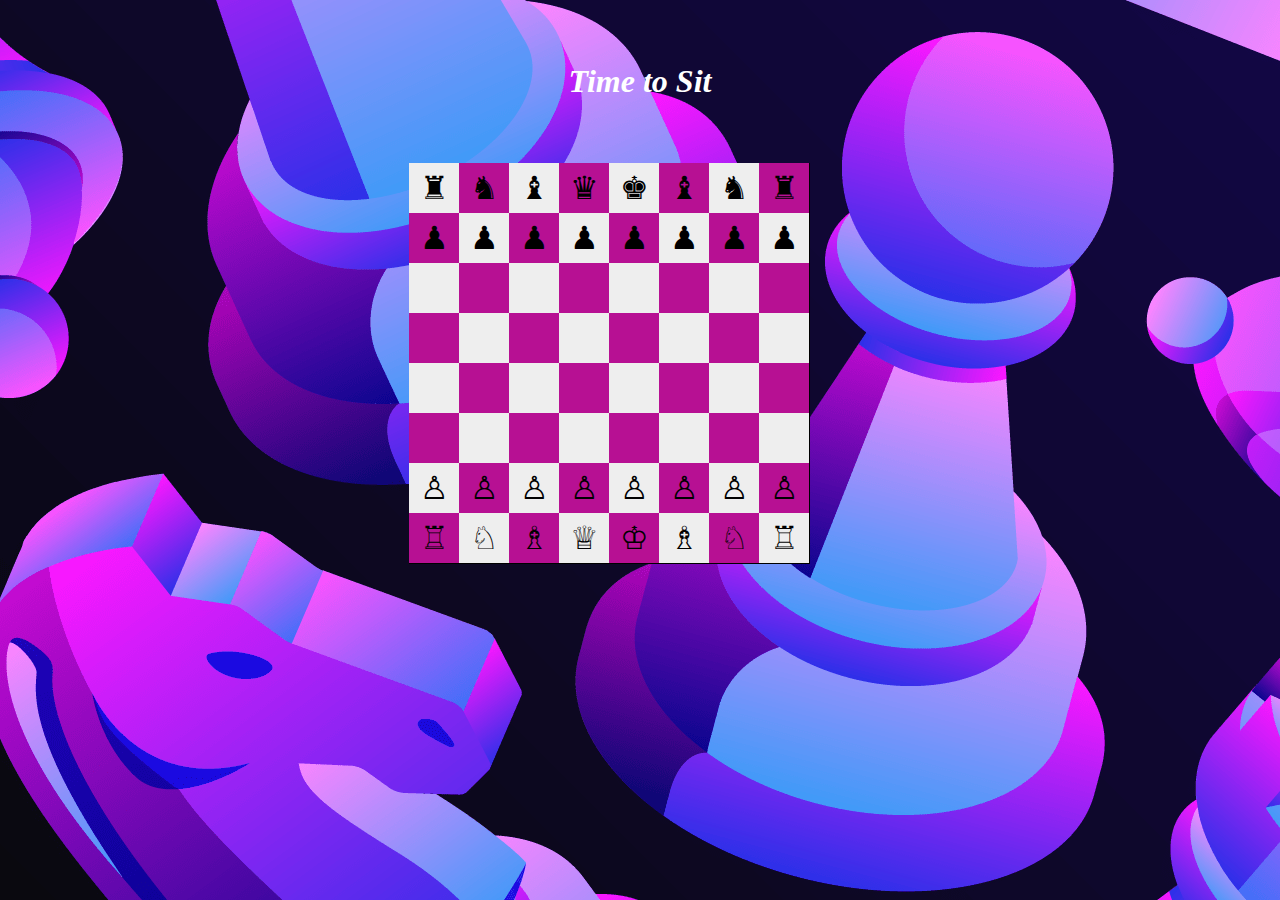
<file: index.html>
<!DOCTYPE html>
<html>
    <head>
        <title>Chess Game</title>
        <h1 class=head> Time to Sit</h1>
        <meta charset="UTF-8">
        <link rel="stylesheet" href="style.css">
        <style>
            
            .head{ color: #ffff;}
            .chess-board { border-spacing: 0; border-collapse: collapse; }
            .chess-board th { padding: .5em; }
            .chess-board th + th { border-bottom: 1px solid #000; }
            .chess-board th:first-child,
            .chess-board td:last-child { border-right: 1px solid #000; }
            .chess-board tr:last-child td { border-bottom: 1px solid; }
            .chess-board th:empty { border: none; }
            .chess-board td { width: 1.5em; height: 1.5em; text-align: center; font-size: 32px; line-height: 0;}
            .chess-board .light { background: #eee; }
            .chess-board .black { background-color: rgb(183, 16, 147); }
            .chess-board{transform: translate(100%);}
            .chess-board{margin-top: 5%;}
            .chess-board{ margin-bottom: 5%;}
            .light:hover, .black:hover{
                transform: scale(1.1);
                cursor: drag;
            }
        </style>
    </head>
    <body class="bg">
        <table class="chess-board">
            <tbody>
                <tr>
                    <td class="light">♜</td>
                    <td class="black">♞</td>
                    <td class="light">♝</td>
                    <td class="black">♛</td>
                    <td class="light">♚</td>
                    <td class="black">♝</td>
                    <td class="light">♞</td>
                    <td class="black">♜</td>
                </tr>
                <tr>
                   
                    <td class="black">♟</td>
                    <td class="light">♟</td>
                    <td class="black">♟</td>
                    <td class="light">♟</td>
                    <td class="black">♟</td>
                    <td class="light">♟</td>
                    <td class="black">♟</td>
                    <td class="light">♟</td>
                </tr>
                <tr>
                  
                    <td class="light"></td>
                    <td class="black"></td>
                    <td class="light"></td>
                    <td class="black"></td>
                    <td class="light"></td>
                    <td class="black"></td>
                    <td class="light"></td>
                    <td class="black"></td>
                </tr>
                <tr>
                    <td class="black"></td>
                    <td class="light"></td>
                    <td class="black"></td>
                    <td class="light"></td>
                    <td class="black"></td>
                    <td class="light"></td>
                    <td class="black"></td>
                    <td class="light"></td>
                </tr>
                <tr>
                    <td class="light"></td>
                    <td class="black"></td>
                    <td class="light"></td>
                    <td class="black"></td>
                    <td class="light"></td>
                    <td class="black"></td>
                    <td class="light"></td>
                    <td class="black"></td>
                </tr>
                <tr>
                    <td class="black"></td>
                    <td class="light"></td>
                    <td class="black"></td>
                    <td class="light"></td>
                    <td class="black"></td>
                    <td class="light"></td>
                    <td class="black"></td>
                    <td class="light"></td>
                </tr>
                <tr>
                    <td class="light">♙</td>
                    <td class="black">♙</td>
                    <td class="light">♙</td>
                    <td class="black">♙</td>
                    <td class="light">♙</td>
                    <td class="black">♙</td>
                    <td class="light">♙</td>
                    <td class="black">♙</td>
                </tr>
                <tr>
                    <td class="black">♖</td>
                    <td class="light">♘</td>
                    <td class="black">♗</td>
                    <td class="light">♕</td>
                    <td class="black">♔</td>
                    <td class="light">♗</td>
                    <td class="black">♘</td>
                    <td class="light">♖</td>
                </tr>
            </tbody>
        </table>
    </body>
</html>
</file>
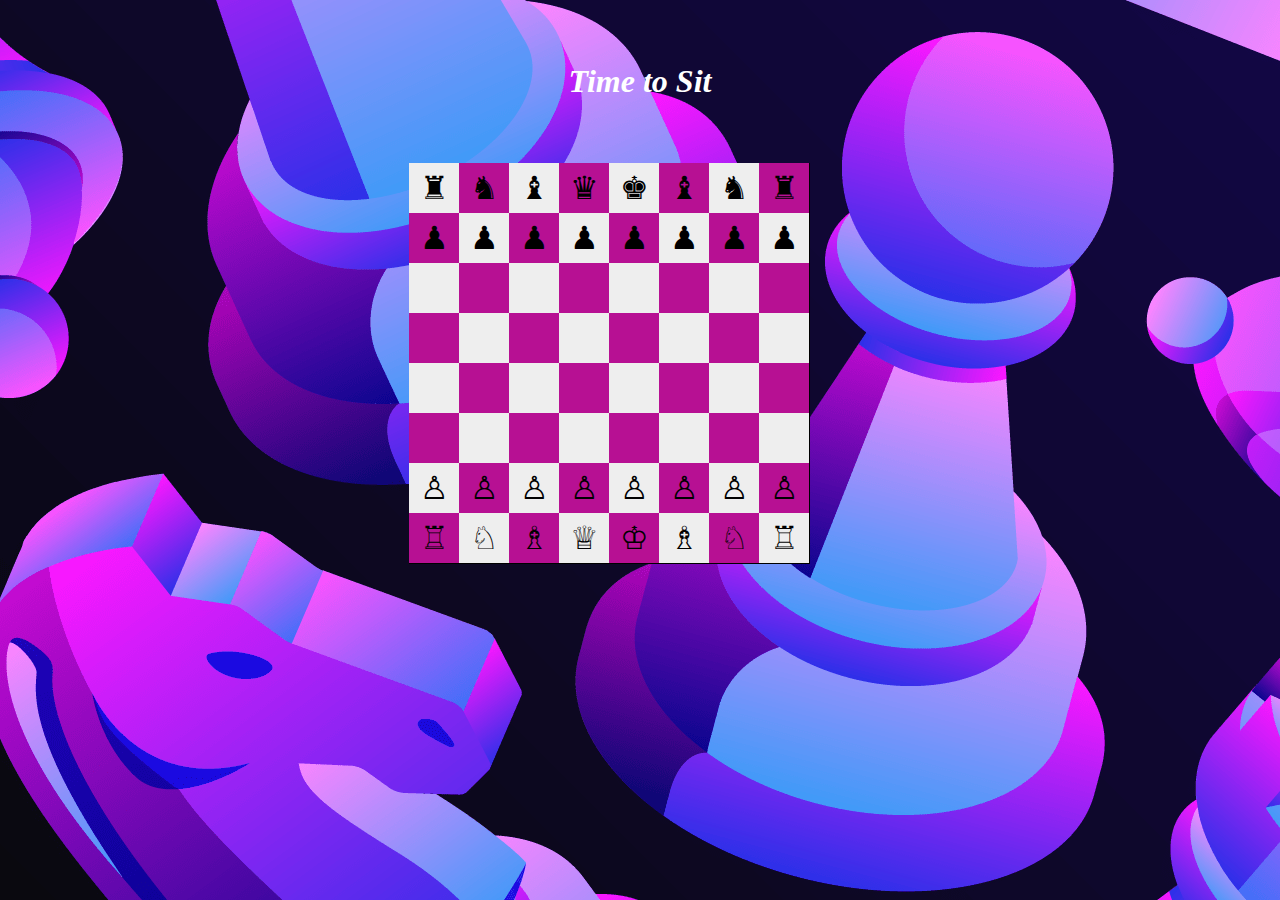
<file: chess.html>
<!DOCTYPE html>
<html>
    <head>
        <title>Chess Game</title>
        <h1 class=head> Time to Sit</h1>
        <meta charset="UTF-8">
        <link rel="stylesheet" href="style.css">
        <style>
            
            .head{ color: #ffff;}
            .chess-board { border-spacing: 0; border-collapse: collapse; }
            .chess-board th { padding: .5em; }
            .chess-board th + th { border-bottom: 1px solid #000; }
            .chess-board th:first-child,
            .chess-board td:last-child { border-right: 1px solid #000; }
            .chess-board tr:last-child td { border-bottom: 1px solid; }
            .chess-board th:empty { border: none; }
            .chess-board td { width: 1.5em; height: 1.5em; text-align: center; font-size: 32px; line-height: 0;}
            .chess-board .light { background: #eee; }
            .chess-board .black { background-color: rgb(183, 16, 147); }
            .chess-board{transform: translate(100%);}
            .chess-board{margin-top: 5%;}
            .chess-board{ margin-bottom: 5%;}
            .light:hover, .black:hover{
                transform: scale(1.1);
                cursor: drag;
            }
        </style>
    </head>
    <body class="bg">
        <table class="chess-board">
            <tbody>
                <tr>
                    <td class="light">♜</td>
                    <td class="black">♞</td>
                    <td class="light">♝</td>
                    <td class="black">♛</td>
                    <td class="light">♚</td>
                    <td class="black">♝</td>
                    <td class="light">♞</td>
                    <td class="black">♜</td>
                </tr>
                <tr>
                   
                    <td class="black">♟</td>
                    <td class="light">♟</td>
                    <td class="black">♟</td>
                    <td class="light">♟</td>
                    <td class="black">♟</td>
                    <td class="light">♟</td>
                    <td class="black">♟</td>
                    <td class="light">♟</td>
                </tr>
                <tr>
                  
                    <td class="light"></td>
                    <td class="black"></td>
                    <td class="light"></td>
                    <td class="black"></td>
                    <td class="light"></td>
                    <td class="black"></td>
                    <td class="light"></td>
                    <td class="black"></td>
                </tr>
                <tr>
                    <td class="black"></td>
                    <td class="light"></td>
                    <td class="black"></td>
                    <td class="light"></td>
                    <td class="black"></td>
                    <td class="light"></td>
                    <td class="black"></td>
                    <td class="light"></td>
                </tr>
                <tr>
                    <td class="light"></td>
                    <td class="black"></td>
                    <td class="light"></td>
                    <td class="black"></td>
                    <td class="light"></td>
                    <td class="black"></td>
                    <td class="light"></td>
                    <td class="black"></td>
                </tr>
                <tr>
                    <td class="black"></td>
                    <td class="light"></td>
                    <td class="black"></td>
                    <td class="light"></td>
                    <td class="black"></td>
                    <td class="light"></td>
                    <td class="black"></td>
                    <td class="light"></td>
                </tr>
                <tr>
                    <td class="light">♙</td>
                    <td class="black">♙</td>
                    <td class="light">♙</td>
                    <td class="black">♙</td>
                    <td class="light">♙</td>
                    <td class="black">♙</td>
                    <td class="light">♙</td>
                    <td class="black">♙</td>
                </tr>
                <tr>
                    <td class="black">♖</td>
                    <td class="light">♘</td>
                    <td class="black">♗</td>
                    <td class="light">♕</td>
                    <td class="black">♔</td>
                    <td class="light">♗</td>
                    <td class="black">♘</td>
                    <td class="light">♖</td>
                </tr>
            </tbody>
        </table>
    </body>
</html>
</file>
<file: style.css>
.bg{
    background-image: url(image/phpVmOHiw\ \(1\).png);
}


.head{
    text-align: center;
    margin-top: 5%;
    font-weight: bold;
    font-style: italic;
}
.name{
    margin-top: 6%;
}
.psw{
    margin-top: 3%;
}
.btn{
    margin-top: 3%;
}
.submit{
    margin-top: 3%;
}
.bbg{
    background-image: url(image/wallpaperflare.com_wallpaper.jpg);
    background-repeat: no-repeat;
    background-size: cover;
}
.enter{
    font-size:medium;
    
}

td{
    width: 60px;
    height: 60px;
}
</file>
